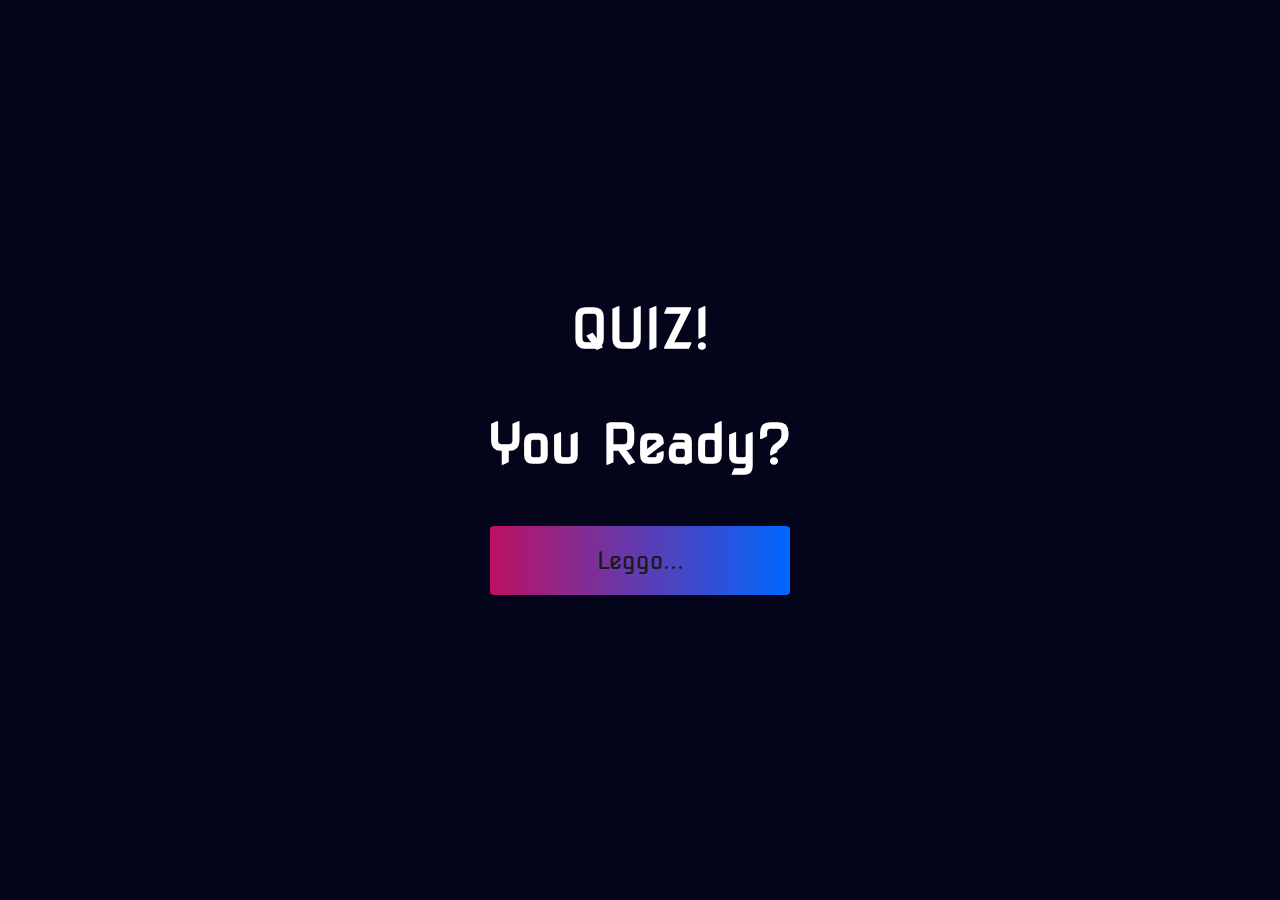
<file: index.html>
<!DOCTYPE html>
<html lang="en">

<head>
    <meta charset="UTF-8">
    <meta name="viewport" content="width=device-width, initial-scale=1.0">
    <title>Home page</title>
    <link rel="stylesheet" href="style.css">
    <link rel="stylesheet" href="https://use.fontawesome.com/releases/v5.13.1/css/all.css"
        integrity="sha384-xxzQGERXS00kBmZW/6qxqJPyxW3UR0BPsL4c8ILaIWXva5kFi7TxkIIaMiKtqV1Q" crossorigin="anonymous">
</head>

<body>
    <div class="container">
        <div id="home" class="flex-column flex-center">
            <h1>QUIZ!</h1>
            <h1>You Ready?</h1>
            <a href="/game.html" class="btn">Leggo...</a>
        </div>
    </div>
</body>

</html>
</file>
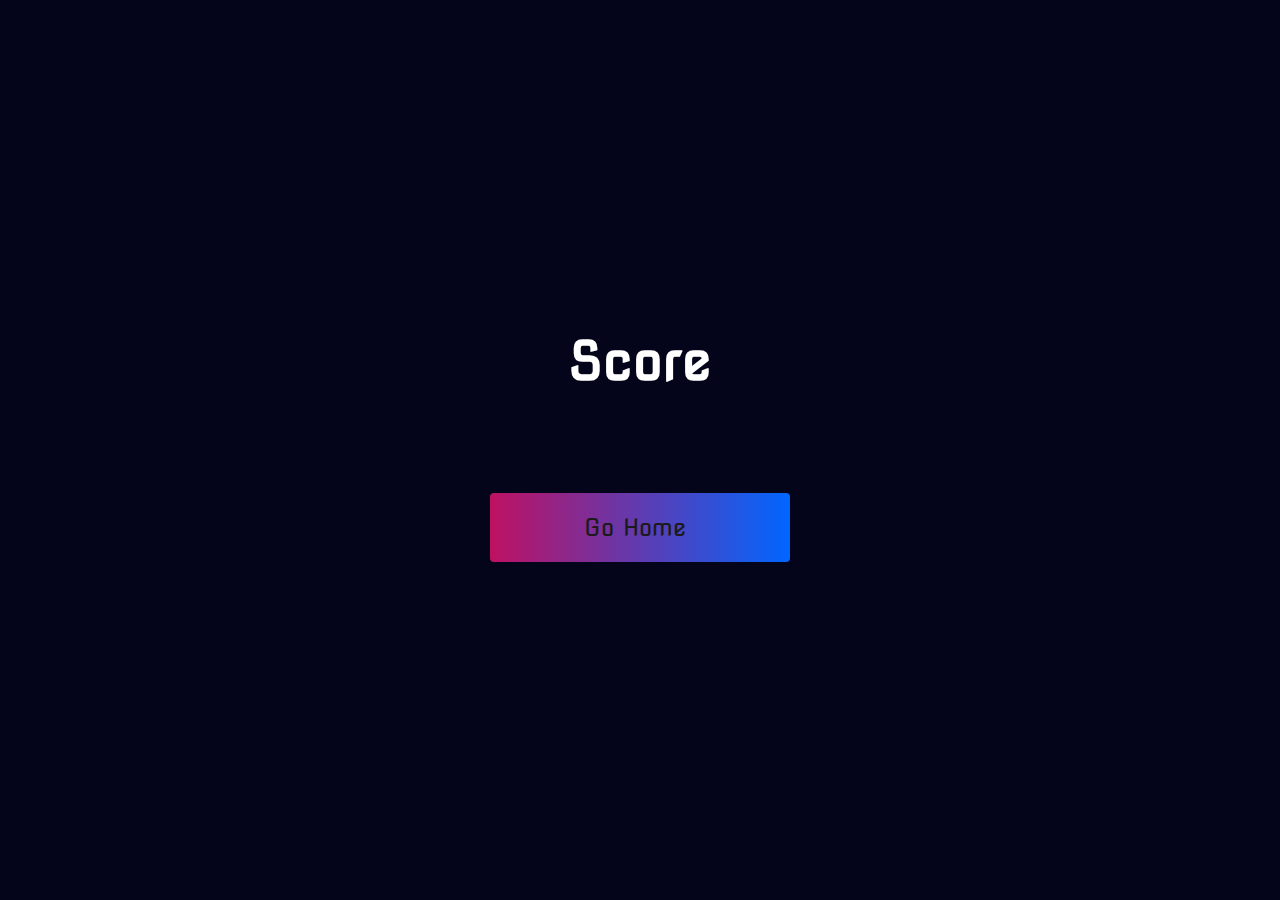
<file: end.html>
<!DOCTYPE html>
<html lang="en">

<head>
    <meta charset="UTF-8">
    <meta name="viewport" content="width=device-width, initial-scale=1.0">
    <title>Document</title>
    <link rel="stylesheet" href="style.css">
    <link rel="stylesheet" href="https://use.fontawesome.com/releases/v5.13.1/css/all.css"
        integrity="sha384-xxzQGERXS00kBmZW/6qxqJPyxW3UR0BPsL4c8ILaIWXva5kFi7TxkIIaMiKtqV1Q" crossorigin="anonymous">
</head>

<body>
    <div class="container">
        <div id="end" class="flex-center flex-column">
            <h1>Score</h1>
            <h1 id="finalScore">0</h1>
            <a href="/" class="btn">Go Home<i class="fas fa-home"></i></a>
        </div>
    </div>
    <script src="end.js"></script>
</body>

</html>
</file>
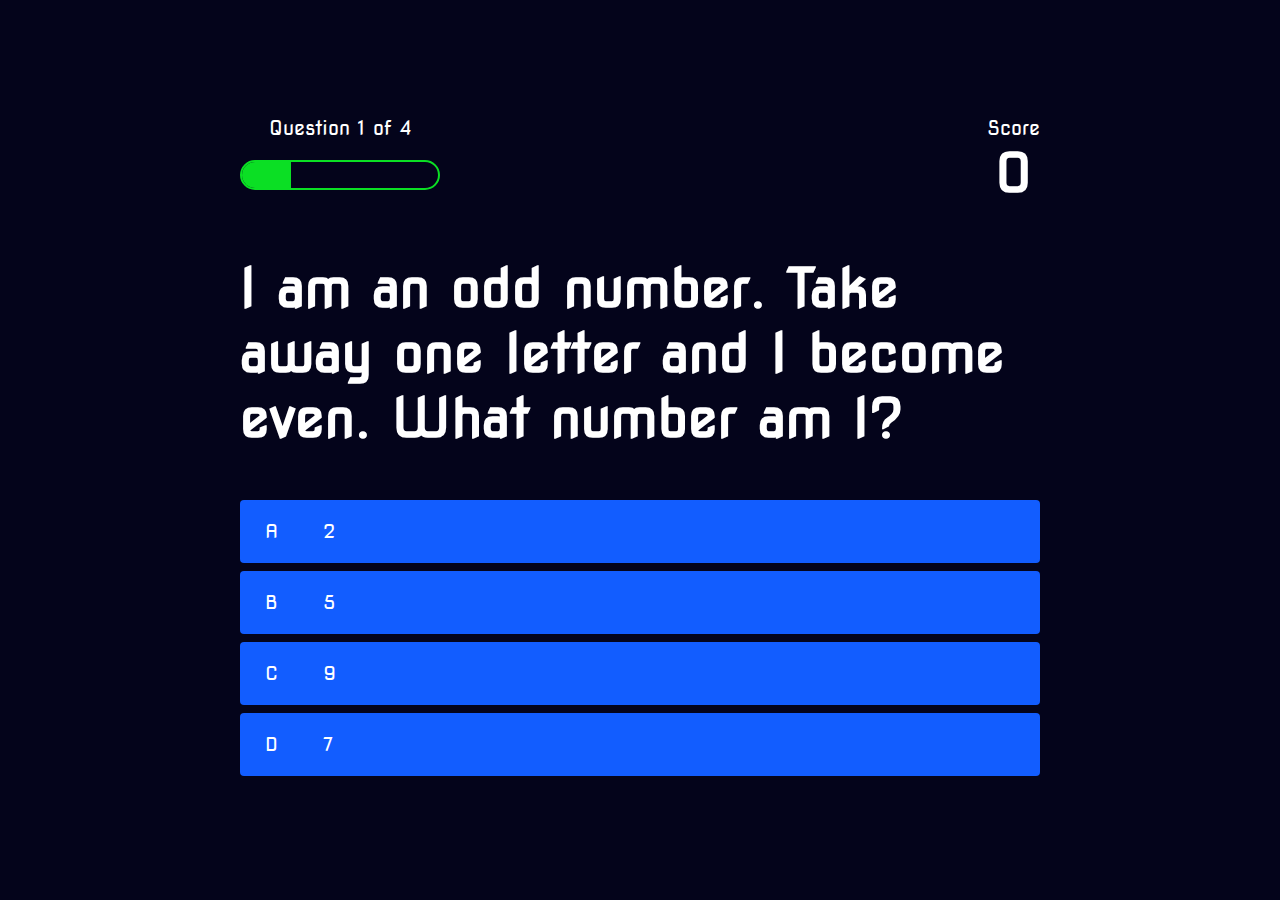
<file: game.html>
<!DOCTYPE html>
<html lang="en">
<head>
    <meta charset="UTF-8">
    <meta name="viewport" content="width=device-width, initial-scale=1.0">
    <title>Quiz Page</title>
    <link rel="stylesheet" href="style.css">
    <link rel="stylesheet" href="game.css">
</head>
<body>
    <div class="container">
        <div id="game" class="justify-center flex-column">
            <div id="hud">
                <div class="hud-item">
                    <p id="progressText" class="hud-prefix">
                        Question
                    </p>
                    <div id="progressBar">
                        <div id="progressBarFull"></div>
                    </div>
                </div>
                <div class="hud-item">
                    <p class="hud-prefix">
                        Score
                    </p>
                    <h1 class="hud-main-text" id="score">
                        0
                    </h1>
                </div>
            </div>
            <h1 id="question">What is the answer to this question</h1>
            <div class="choice-container">
                <p class="choice-prefix">A</p>
                <p class="choice-text" data-number="1">Choice</p>
            </div>
            <div class="choice-container">
                <p class="choice-prefix">B</p>
                <p class="choice-text" data-number="2">Choice 2</p>
            </div>
            <div class="choice-container">
                <p class="choice-prefix">C</p>
                <p class="choice-text" data-number="3">Choice 3</p>
            </div>
            <div class="choice-container">
                <p class="choice-prefix">D</p>
                <p class="choice-text" data-number="4">Choice 4</p>
            </div>
        </div>
    </div>
    <script src="game.js"></script>
</body>
</html>
</file>
<file: style.css>
@import url('https://fonts.googleapis.com/css2?family=Nova+Square&display=swap');

:root {
    background-color: rgb(4, 4, 27)
}

* {
    box-sizing: border-box;
    margin: 0;
    padding: 0;
    font-size: 62.5%;
    font-family: 'Nova Square', cursive;
}

h1 {
    font-size: 5.4rem;
    color: #fff;
    margin-bottom: 5rem;
}



h2 {
    font-size: 4.2rem;
    margin-bottom: 4rem;

}

.container {
    width: 100vw;
    height: 100vh;
    display: flex;
    justify-content: center;
    align-items: center;
    max-width: 80rem;
    margin: 0 auto;
    padding: 2rem;
}

.flex-column {
    display: flex;
    flex-direction: column;
}

.flex-center {
    justify-content: center;
    align-items: center;
}

.justify-center {
    justify-content: center;
}

.text-center {
    text-align: center;
}

.hidden {
    display: none;
}

.btn {
    font-size: 2.4rem;
    padding: 2rem 0;
    width: 30rem;
    text-align: center;
    margin-bottom: 1rem;
    text-decoration: none;
    color: rgb(28, 26, 26);
    /* background: linear-gradient(90deg, rgb(18, 92, 255) 0%, rgb(0, 102, 255) 100%); */
    background: linear-gradient(90deg, rgb(190, 17, 98) 0%, rgb(0, 102, 255) 100%);
    border-radius: 4px;
}

.btn:hover {
    cursor: pointer;
    box-shadow: 0 0.4rem 1.4rem 0 rgba(8, 114, 244, 0.6);
    transition: transform 150ms;
    transform: scale(1.03);
}

.btn[disabled]:hover {
    cursor: not-allowed;
    box-shadow: none;
    transform: none;
}

#highscore-btn {
    background: linear-gradient(90deg, rgb(255, 247, 9) 0%, rgb(240, 221, 6) 100%);
}

#highscore-btn:hover {
    box-shadow: 0 0.4rem 1.4rem 0 rgba(255,255,0,0.5)
}

.fa-crown {
    font-size: 2.5rem;
    margin-left: 1rem;
}

/* End Page CSS */
.end-form-container {
    width: 100%;
    display: flex;
    flex-direction: column;
    align-items: center;
    max-width: 30rem;
}

input {
    margin-bottom: 1rem;
    width: 20rem;
    padding: 1.5rem;
    font-size: 1.8rem;
    border: none;
    box-shadow: 0 0.1rem 1.4rem 0 rgba(86, 185, 235, 0.5);
}

input::placeholder {
    color: #aaa;
}

#username {
    margin-bottom: 3rem;
    width: 100%;
    outline: none;
}

#end-text {
    font-size: 2.4rem;
    color: #fff;
    text-align: center;
}

#saveScoreBtn {
    border: none;
}

.fa-home {
    margin-left: 1rem;
    font-size: 2rem;
    color: rgb(28, 26, 26)
}
</file>
<file: game.css>
body {
    color: #fff;
}

.choice-container {
    display: flex;
    margin-bottom: 0.8rem;
    width: 100%;
    border-radius: 4px;
    background: rgb(18, 93, 255);
    font-size: 3rem;
    min-width: 80rem;
}

.choice-container:hover {
    cursor: pointer;
    box-shadow: 0 0.4rem 1.4rem 0 rgba(6, 103, 247, 0.5);
    transform: scale(1.02);
    transform: transform 100ms;
}

.choice-prefix {
    padding: 2rem 2.5rem;
    color: white;
}

.choice-text {
    padding: 2rem;
    width: 100%;
}

.correct {
    background: linear-gradient(32deg, rgba(11, 223, 36) 0%, rgb(41, 232, 111) 100%);
}

.incorrect {
    background: linear-gradient(32deg, rgba(230, 29, 29, 1) 0%, rgb(224, 11, 11, 1) 100%);
}

/* Heads up Display */
#hud {
    display: flex;
    justify-content: space-between;
}

.hud-prefix {
    text-align: center;
    font-size: 2rem;
}

.hud-main-text {
    text-align: center;
}

#progressBar {
    width: 20rem;
    height: 3rem;
    border: 0.2rem solid rgb(11,223,36);
    margin-top: 2rem;
    border-radius: 50px;
    overflow: hidden;
}

#progressBarFull {
    height: 100%;
    background: rgb(11,223,36);
    width: 0%;
}

@media screen and (max-width: 768px) {
    .choice-container {
        min-width: 40rem;
    }
}
</file>
